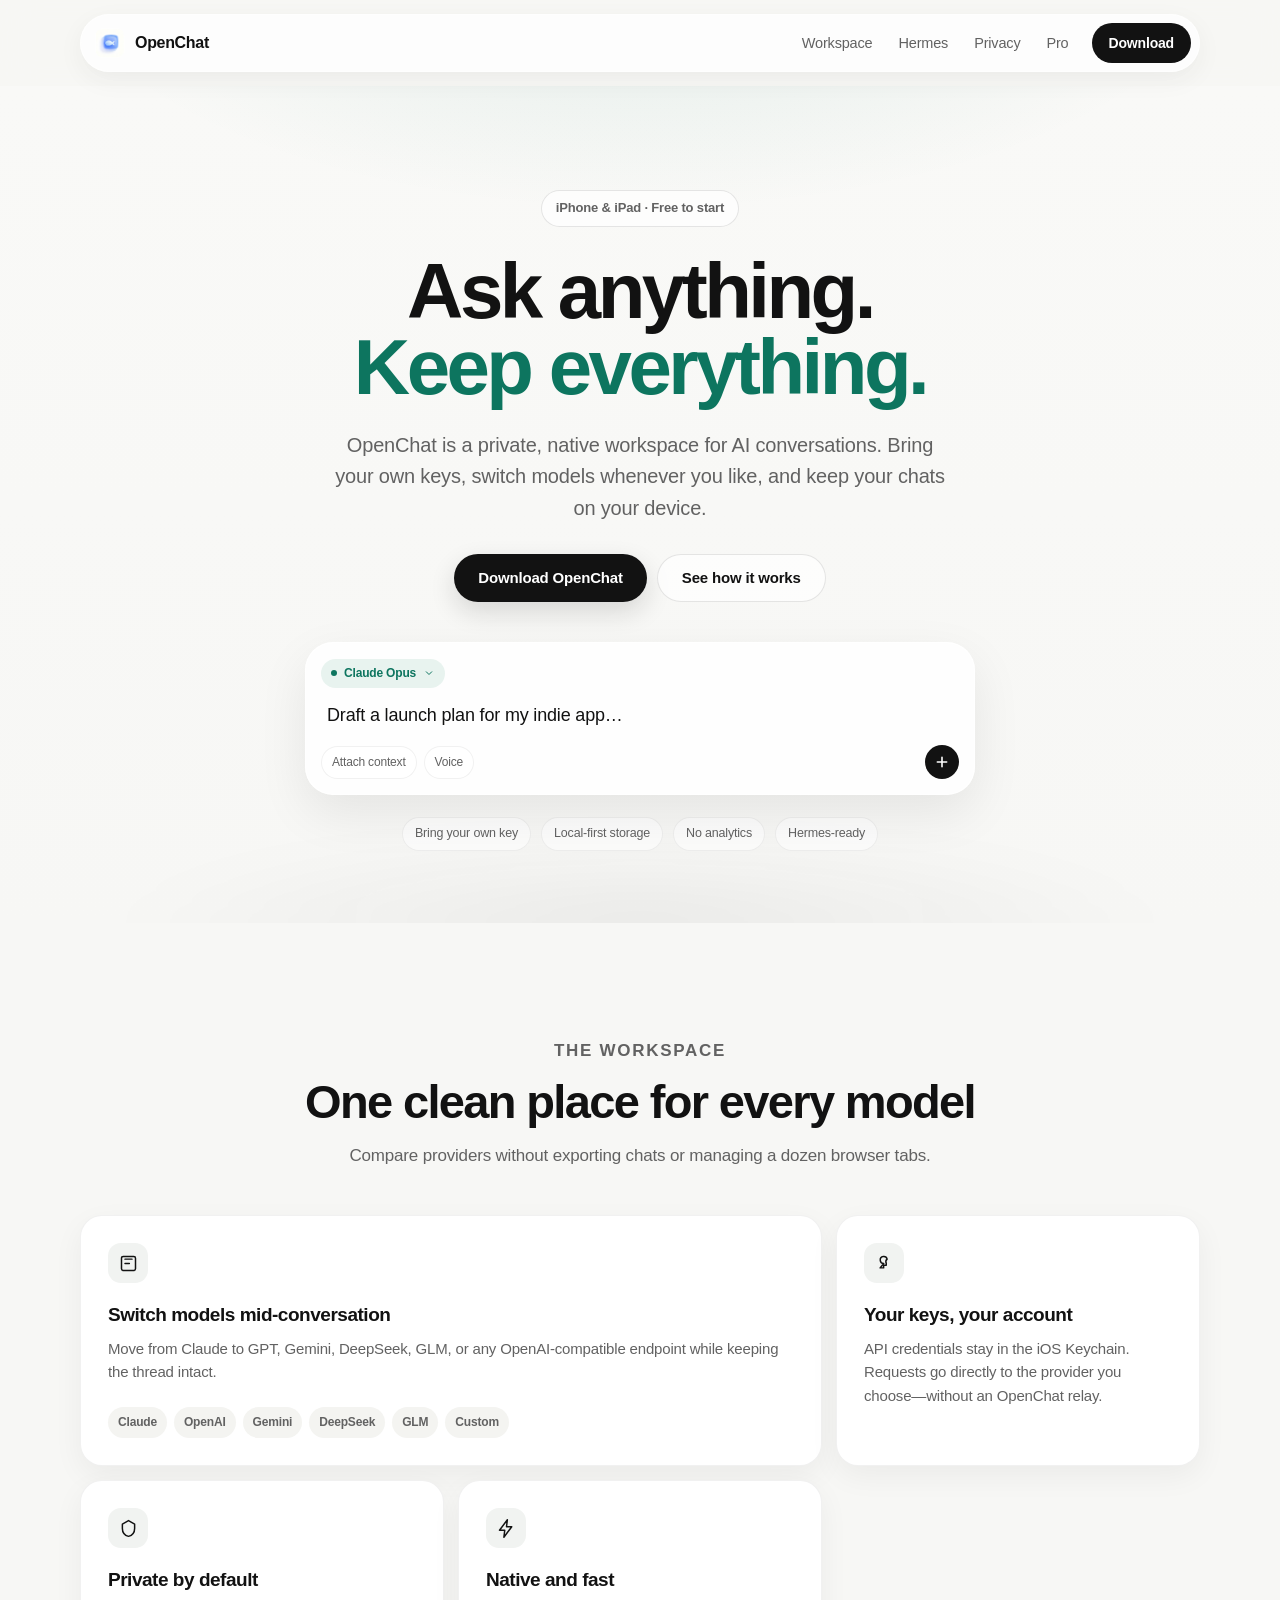
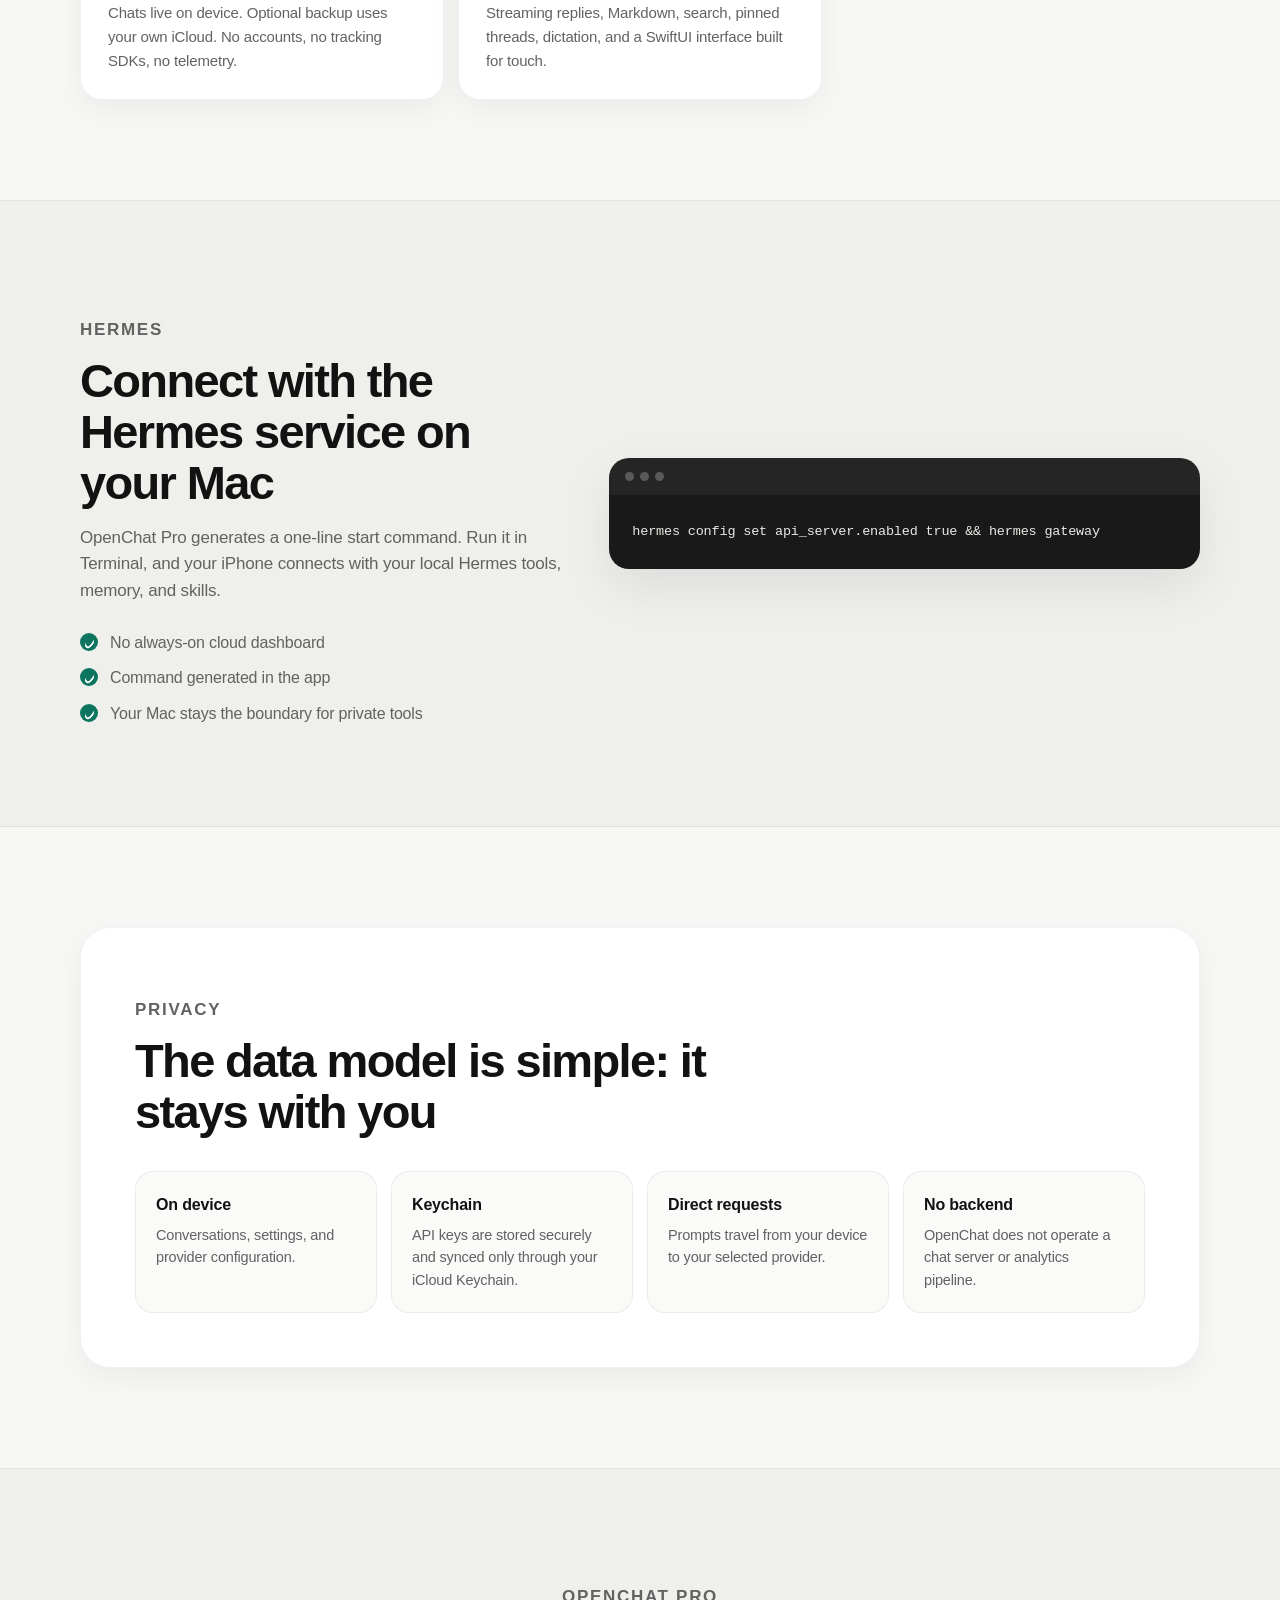
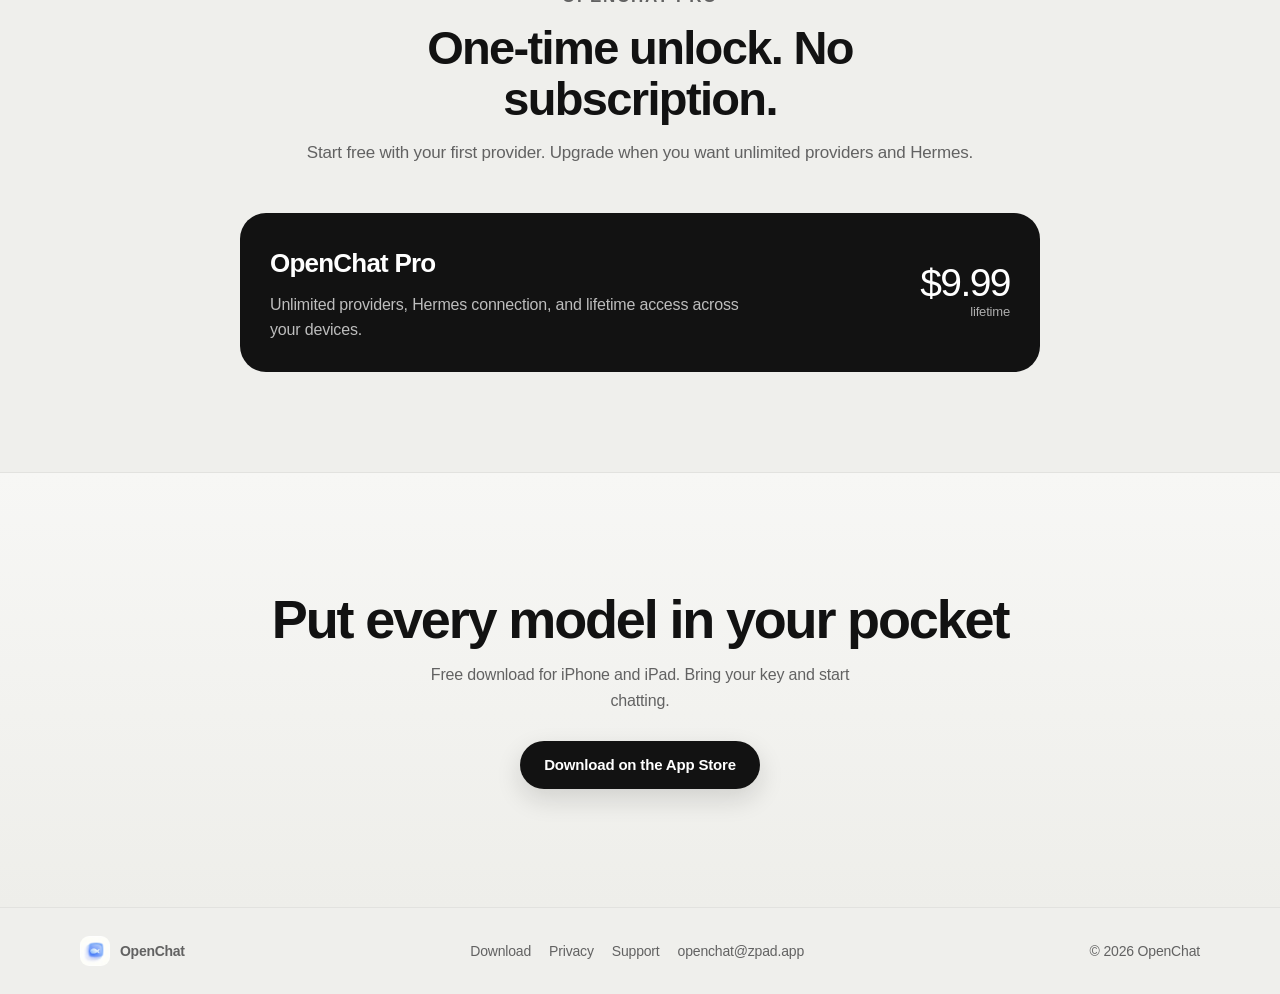
<file: index.html>
<!DOCTYPE html>
<html lang="en">
<head>
  <meta charset="UTF-8">
  <meta name="viewport" content="width=device-width, initial-scale=1.0">
  <title>OpenChat — Private AI chat for every model</title>
  <meta name="description" content="OpenChat is a native AI workspace for iPhone and iPad. Bring your own API keys, switch models, keep chats on device, and connect with your Hermes service.">
  <meta property="og:title" content="OpenChat — Private AI chat for every model">
  <meta property="og:description" content="Bring your own keys. Switch models. Keep every conversation on your device.">
  <meta property="og:image" content="/assets/icon.png">
  <link rel="icon" type="image/png" href="assets/icon.png">
  <link rel="apple-touch-icon" href="assets/icon.png">
  <link rel="stylesheet" href="styles.css">
</head>
<body>
  <header class="nav">
    <div class="nav-inner">
      <a class="brand" href="/">
        <img src="assets/icon.png" alt="OpenChat icon" class="brand-icon">
        <span>OpenChat</span>
      </a>
      <nav aria-label="Primary">
        <a href="#workspace">Workspace</a>
        <a href="#hermes">Hermes</a>
        <a href="#privacy">Privacy</a>
        <a href="#pro">Pro</a>
        <a class="nav-cta" href="download.html">Download</a>
      </nav>
    </div>
  </header>

  <main>
    <section class="hero">
      <div class="hero-inner">
        <p class="hero-eyebrow">iPhone &amp; iPad · Free to start</p>
        <h1>Ask anything.<br><span>Keep everything.</span></h1>
        <p class="hero-copy">
          OpenChat is a private, native workspace for AI conversations. Bring your own keys,
          switch models whenever you like, and keep your chats on your device.
        </p>

        <div class="hero-actions">
          <a class="button button-primary" href="download.html">Download OpenChat</a>
          <a class="button button-ghost" href="#workspace">See how it works</a>
        </div>

        <div class="composer" aria-label="OpenChat conversation example">
          <div class="composer-model">
            <span class="provider-dot"></span>
            Claude Opus
            <svg aria-hidden="true" viewBox="0 0 24 24"><path d="M6 9l6 6 6-6"/></svg>
          </div>
          <p>Draft a launch plan for my indie app…</p>
          <div class="composer-tools">
            <span class="tool-chip">Attach context</span>
            <span class="tool-chip">Voice</span>
            <span class="send-button" aria-hidden="true">
              <svg viewBox="0 0 24 24"><path d="M12 5v14M5 12h14"/></svg>
            </span>
          </div>
        </div>

        <ul class="hero-points">
          <li>Bring your own key</li>
          <li>Local-first storage</li>
          <li>No analytics</li>
          <li>Hermes-ready</li>
        </ul>
      </div>
    </section>

    <section class="section" id="workspace">
      <div class="section-inner">
        <div class="section-head">
          <p class="eyebrow">The workspace</p>
          <h2>One clean place for every model</h2>
          <p>Compare providers without exporting chats or managing a dozen browser tabs.</p>
        </div>

        <div class="feature-grid">
          <article class="feature-card feature-wide">
            <div class="feature-icon">
              <svg viewBox="0 0 24 24" aria-hidden="true"><path d="M8 7h8M8 12h5M6 4h12a2 2 0 012 2v12a2 2 0 01-2 2H6a2 2 0 01-2-2V6a2 2 0 012-2z"/></svg>
            </div>
            <h3>Switch models mid-conversation</h3>
            <p>Move from Claude to GPT, Gemini, DeepSeek, GLM, or any OpenAI-compatible endpoint while keeping the thread intact.</p>
            <div class="model-row" aria-label="Supported provider types">
              <span>Claude</span><span>OpenAI</span><span>Gemini</span><span>DeepSeek</span><span>GLM</span><span>Custom</span>
            </div>
          </article>

          <article class="feature-card">
            <div class="feature-icon">
              <svg viewBox="0 0 24 24" aria-hidden="true"><path d="M15 7a4 4 0 10-3.9 5L7 17v0h4v-3h3v-2.2A4 4 0 0115 7z"/></svg>
            </div>
            <h3>Your keys, your account</h3>
            <p>API credentials stay in the iOS Keychain. Requests go directly to the provider you choose—without an OpenChat relay.</p>
          </article>

          <article class="feature-card">
            <div class="feature-icon">
              <svg viewBox="0 0 24 24" aria-hidden="true"><path d="M12 3l7 4v5c0 4.4-2.9 7.9-7 9-4.1-1.1-7-4.6-7-9V7l7-4z"/></svg>
            </div>
            <h3>Private by default</h3>
            <p>Chats live on device. Optional backup uses your own iCloud. No accounts, no tracking SDKs, no telemetry.</p>
          </article>

          <article class="feature-card">
            <div class="feature-icon">
              <svg viewBox="0 0 24 24" aria-hidden="true"><path d="M13 2L4 14h6l-1 8 9-12h-6l1-8z"/></svg>
            </div>
            <h3>Native and fast</h3>
            <p>Streaming replies, Markdown, search, pinned threads, dictation, and a SwiftUI interface built for touch.</p>
          </article>
        </div>
      </div>
    </section>

    <section class="section section-muted" id="hermes">
      <div class="section-inner split">
        <div class="split-copy">
          <p class="eyebrow">Hermes</p>
          <h2>Connect with the Hermes service on your Mac</h2>
          <p>OpenChat Pro generates a one-line start command. Run it in Terminal, and your iPhone connects with your local Hermes tools, memory, and skills.</p>
          <ul class="check-list">
            <li>No always-on cloud dashboard</li>
            <li>Command generated in the app</li>
            <li>Your Mac stays the boundary for private tools</li>
          </ul>
        </div>
        <div class="terminal" aria-label="Example Hermes start command">
          <div class="terminal-bar"><span></span><span></span><span></span></div>
          <code>hermes config set api_server.enabled true &amp;&amp; hermes gateway</code>
        </div>
      </div>
    </section>

    <section class="section" id="privacy">
      <div class="section-inner privacy-panel">
        <div class="section-head align-left">
          <p class="eyebrow">Privacy</p>
          <h2>The data model is simple: it stays with you</h2>
        </div>
        <div class="privacy-grid">
          <div><strong>On device</strong><p>Conversations, settings, and provider configuration.</p></div>
          <div><strong>Keychain</strong><p>API keys are stored securely and synced only through your iCloud Keychain.</p></div>
          <div><strong>Direct requests</strong><p>Prompts travel from your device to your selected provider.</p></div>
          <div><strong>No backend</strong><p>OpenChat does not operate a chat server or analytics pipeline.</p></div>
        </div>
      </div>
    </section>

    <section class="section section-muted" id="pro">
      <div class="section-inner">
        <div class="section-head">
          <p class="eyebrow">OpenChat Pro</p>
          <h2>One-time unlock. No subscription.</h2>
          <p>Start free with your first provider. Upgrade when you want unlimited providers and Hermes.</p>
        </div>
        <div class="pro-card">
          <div>
            <h3>OpenChat Pro</h3>
            <p>Unlimited providers, Hermes connection, and lifetime access across your devices.</p>
          </div>
          <div class="price"><span>$9.99</span>lifetime</div>
        </div>
      </div>
    </section>

    <section class="final-cta">
      <div>
        <h2>Put every model in your pocket</h2>
        <p>Free download for iPhone and iPad. Bring your key and start chatting.</p>
        <a class="button button-primary" href="download.html">Download on the App Store</a>
      </div>
    </section>
  </main>

  <footer class="footer">
    <div class="footer-inner">
      <a class="brand" href="/">
        <img src="assets/icon.png" alt="" class="brand-icon">
        <span>OpenChat</span>
      </a>
      <nav aria-label="Footer">
        <a href="download.html">Download</a>
        <a href="privacy.html">Privacy</a>
        <a href="support.html">Support</a>
        <a href="mailto:openchat@zpad.app">openchat@zpad.app</a>
      </nav>
      <span>© 2026 OpenChat</span>
    </div>
  </footer>
</body>
</html>
</file>
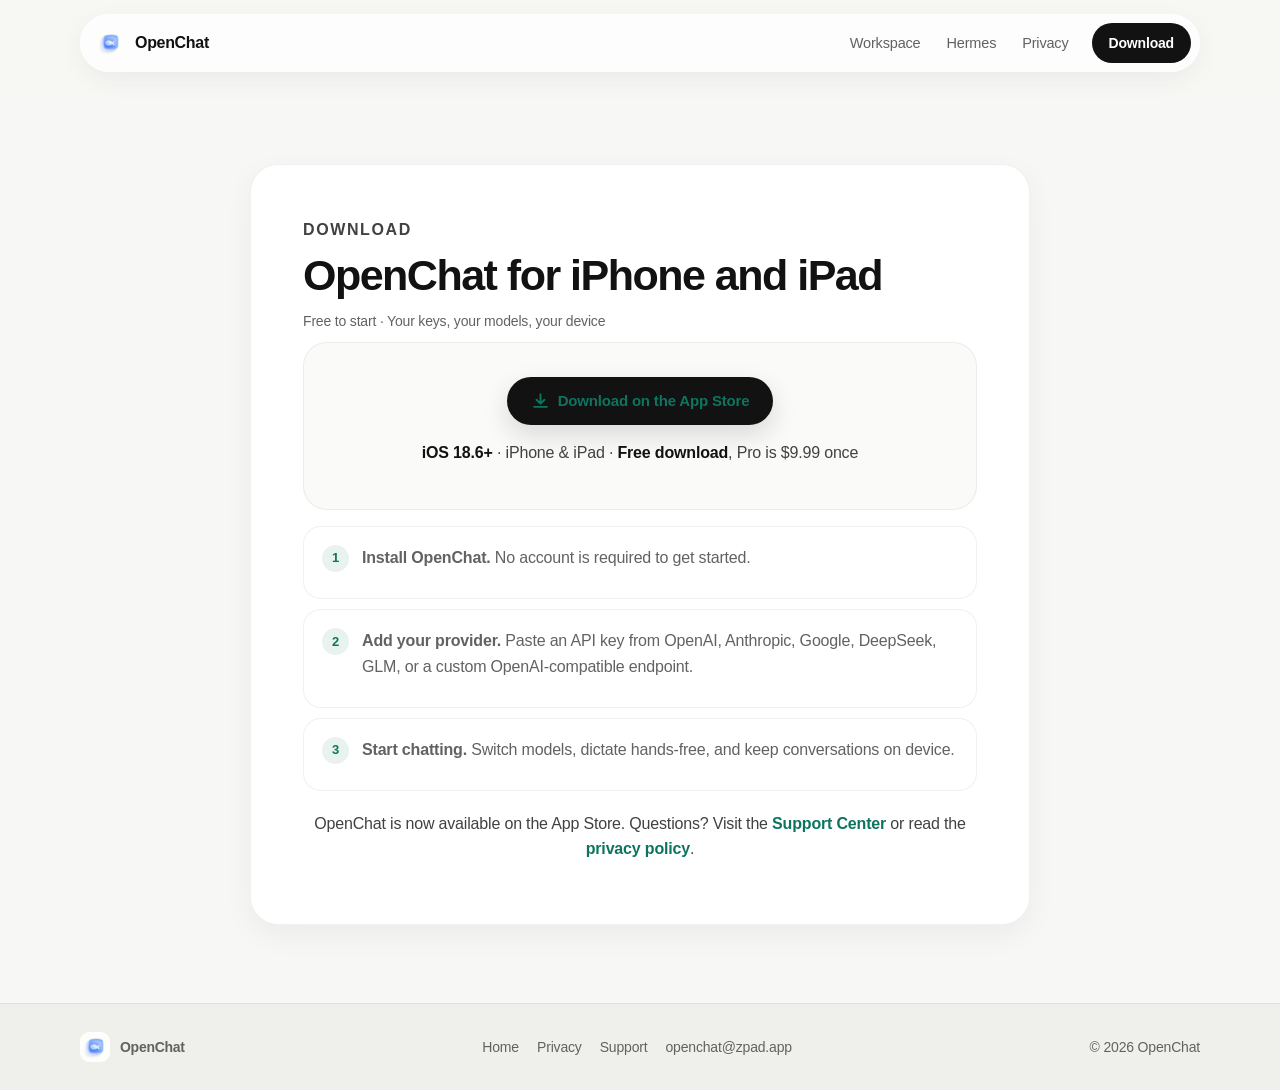
<file: download.html>
<!DOCTYPE html>
<html lang="en">
<head>
  <meta charset="UTF-8">
  <meta name="viewport" content="width=device-width, initial-scale=1.0">
  <title>Download OpenChat — Private AI chat for iPhone and iPad</title>
  <meta name="description" content="Download OpenChat for iPhone and iPad. Start free with your own provider key; OpenChat Pro is an optional $9.99 lifetime unlock.">
  <link rel="icon" type="image/png" href="assets/icon.png">
  <link rel="apple-touch-icon" href="assets/icon.png">
  <link rel="stylesheet" href="styles.css">
</head>
<body>
  <header class="nav">
    <div class="nav-inner">
      <a class="brand" href="/">
        <img src="assets/icon.png" alt="OpenChat icon" class="brand-icon">
        <span>OpenChat</span>
      </a>
      <nav aria-label="Primary">
        <a href="index.html#workspace">Workspace</a>
        <a href="index.html#hermes">Hermes</a>
        <a href="index.html#privacy">Privacy</a>
        <a class="nav-cta" href="download.html">Download</a>
      </nav>
    </div>
  </header>

  <main class="legal">
    <div class="legal-inner">
      <p class="eyebrow">Download</p>
      <h1>OpenChat for iPhone and iPad</h1>
      <p class="meta">Free to start · Your keys, your models, your device</p>

      <div class="dl-card">
        <a class="button button-primary" href="https://apps.apple.com/us/app/openchat-pro/id6813100017">
          <svg aria-hidden="true" fill="none" stroke="currentColor" viewBox="0 0 24 24" width="19" height="19"><path stroke-linecap="round" stroke-linejoin="round" stroke-width="2.4" d="M12 4v12m0 0l-5-5m5 5l5-5M4 20h16"/></svg>
          Download on the App Store
        </a>
        <p class="dl-meta" style="margin-top:15px;"><strong>iOS 18.6+</strong> · iPhone &amp; iPad · <strong>Free download</strong>, Pro is $9.99 once</p>
      </div>

      <div class="dl-steps">
        <div class="dl-step"><span class="dl-step-n">1</span><p><strong>Install OpenChat.</strong> No account is required to get started.</p></div>
        <div class="dl-step"><span class="dl-step-n">2</span><p><strong>Add your provider.</strong> Paste an API key from OpenAI, Anthropic, Google, DeepSeek, GLM, or a custom OpenAI-compatible endpoint.</p></div>
        <div class="dl-step"><span class="dl-step-n">3</span><p><strong>Start chatting.</strong> Switch models, dictate hands-free, and keep conversations on device.</p></div>
      </div>

      <p class="dl-note">OpenChat is now available on the App Store. Questions? Visit the <a href="support.html">Support Center</a> or read the <a href="privacy.html">privacy policy</a>.</p>
    </div>
  </main>

  <footer class="footer">
    <div class="footer-inner">
      <a class="brand" href="/"><img src="assets/icon.png" alt="" class="brand-icon"><span>OpenChat</span></a>
      <nav aria-label="Footer"><a href="index.html">Home</a><a href="privacy.html">Privacy</a><a href="support.html">Support</a><a href="mailto:openchat@zpad.app">openchat@zpad.app</a></nav>
      <span>© 2026 OpenChat</span>
    </div>
  </footer>
</body>
</html>
</file>
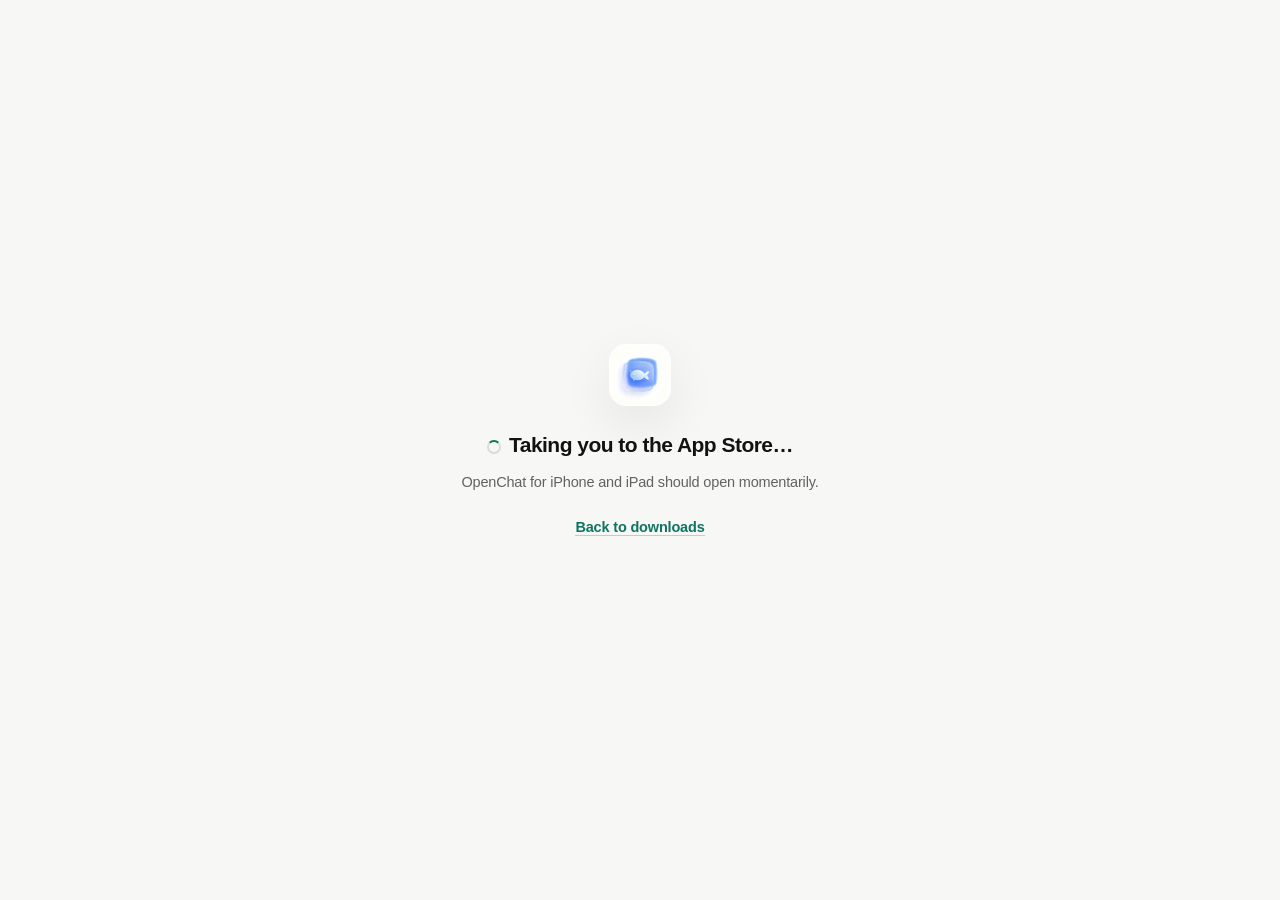
<file: get.html>
<!DOCTYPE html>
<html lang="en">
<head>
  <meta charset="UTF-8" />
  <meta name="viewport" content="width=device-width, initial-scale=1.0" />
  <meta name="robots" content="noindex" />
  <title>Opening OpenChat on the App Store…</title>
  <link rel="canonical" href="https://openchat.zpad.app/get.html" />
  <link rel="icon" type="image/png" href="assets/icon.png">
  <link rel="stylesheet" href="styles.css">
</head>
<body>
  <main class="get-wrap">
    <div class="get-card">
      <img src="assets/icon.png" alt="OpenChat icon" class="get-icon">
      <h1><span class="spin"></span><span id="title">Taking you to the App Store…</span></h1>
      <p id="subtitle">OpenChat for iPhone and iPad should open momentarily.</p>
      <noscript><p><a id="nslink" href="https://apps.apple.com/us/app/openchat-pro/id6813100017">Click here if nothing happens</a></p></noscript>
      <p style="margin-top:22px;"><a href="download.html">Back to downloads</a></p>
    </div>
  </main>

  <script>
    const APPSTORE_URL = "https://apps.apple.com/us/app/openchat-pro/id6813100017";

    (function () {
      const title = document.getElementById("title");
      const subtitle = document.getElementById("subtitle");
      const nslink = document.getElementById("nslink");

      nslink.href = APPSTORE_URL;
      setTimeout(() => window.location.href = APPSTORE_URL, 1200);
      setTimeout(() => subtitle.innerHTML = 'Nothing happening? <a href="' + APPSTORE_URL + '">Retry</a>', 4000);
    })();
  </script>
</body>
</html>
</file>
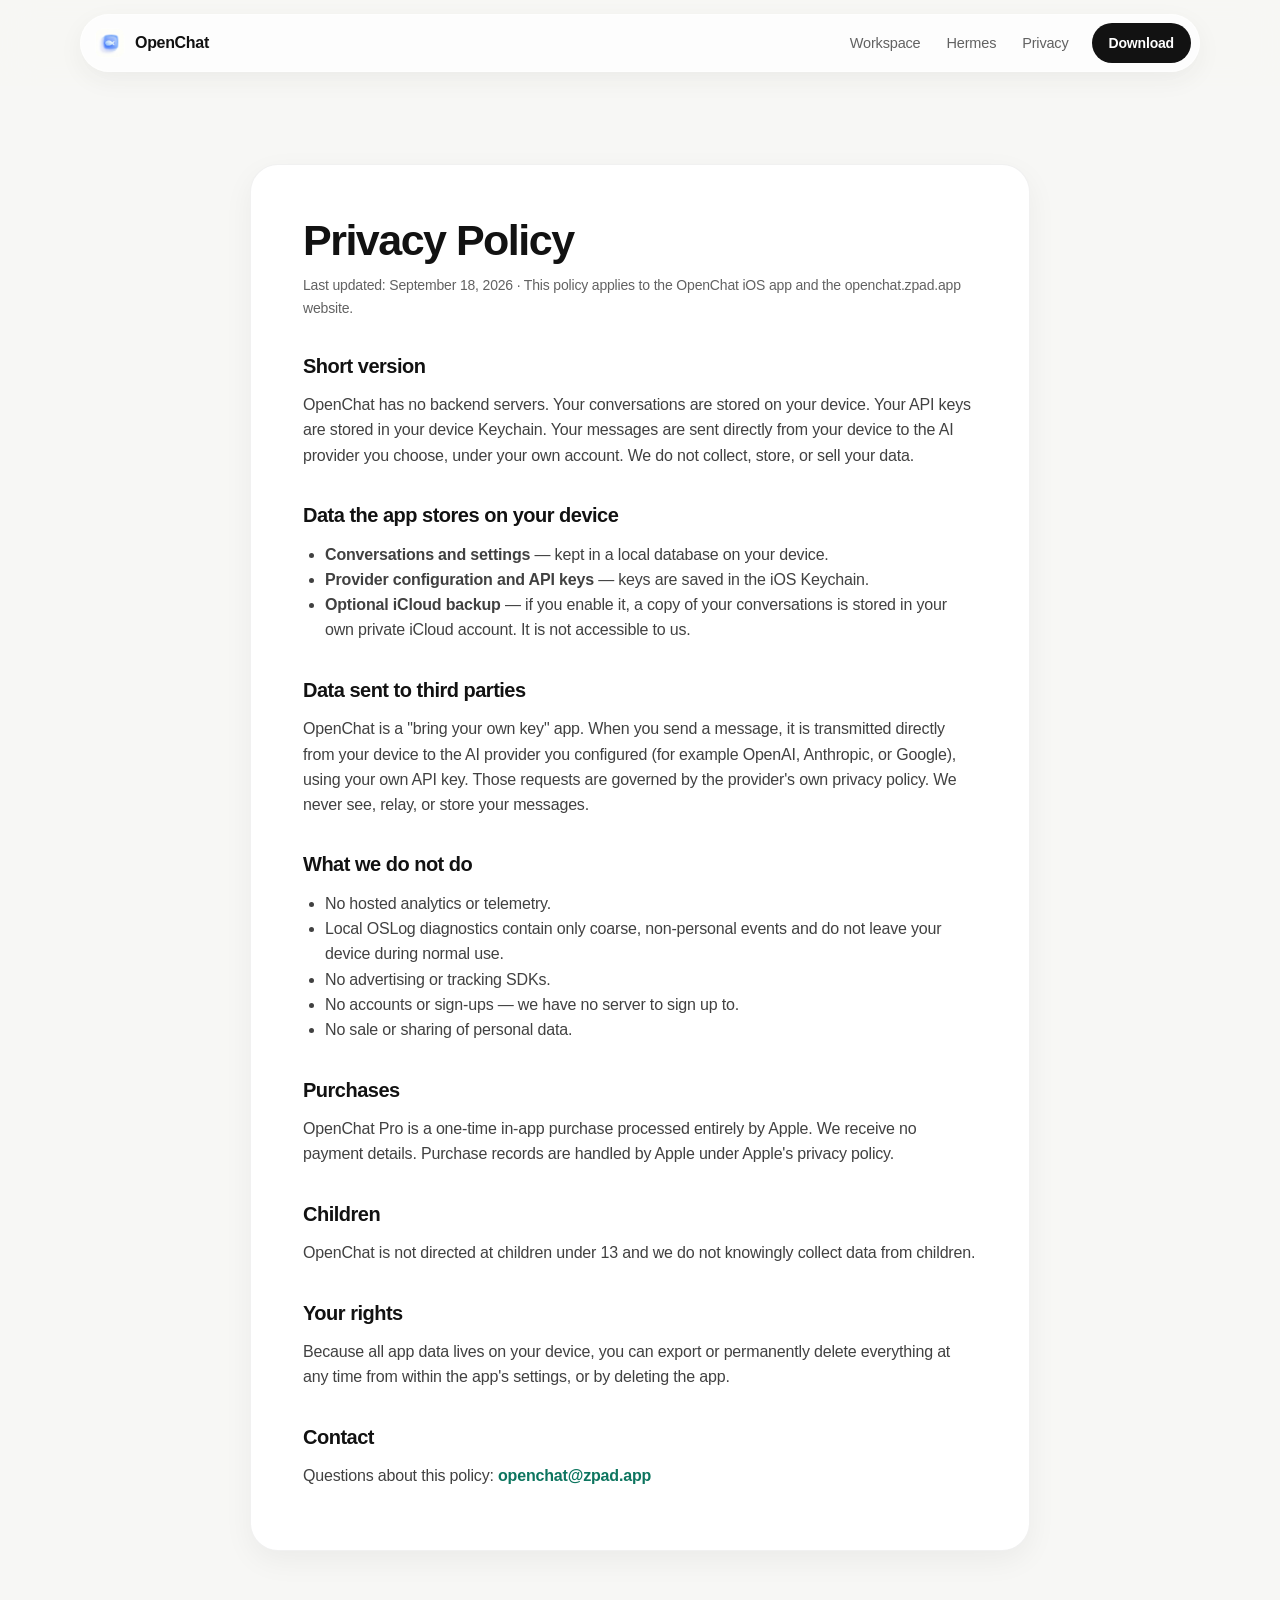
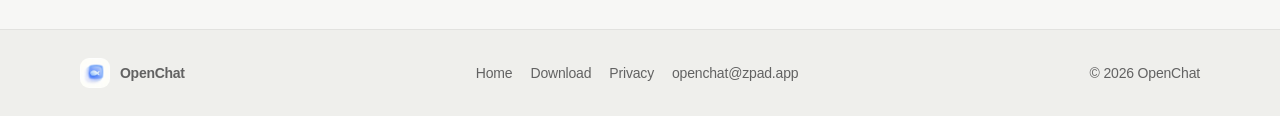
<file: privacy.html>
<!DOCTYPE html>
<html lang="en">
<head>
  <meta charset="UTF-8">
  <meta name="viewport" content="width=device-width, initial-scale=1.0">
  <title>Privacy Policy — OpenChat</title>
  <meta name="description" content="OpenChat privacy policy: your conversations stay on your device, your API keys stay in your Keychain, and OpenChat collects no analytics.">
  <link rel="icon" type="image/png" href="assets/icon.png">
  <link rel="stylesheet" href="styles.css">
</head>
<body>
  <header class="nav">
    <div class="nav-inner">
      <a class="brand" href="/">
        <img src="assets/icon.png" alt="OpenChat icon" class="brand-icon">
        <span>OpenChat</span>
      </a>
      <nav aria-label="Primary">
        <a href="index.html#workspace">Workspace</a>
        <a href="index.html#hermes">Hermes</a>
        <a href="index.html#privacy">Privacy</a>
        <a class="nav-cta" href="download.html">Download</a>
      </nav>
    </div>
  </header>

  <main class="legal">
    <div class="legal-inner">
      <h1>Privacy Policy</h1>
      <p class="meta">Last updated: September 18, 2026 · This policy applies to the OpenChat iOS app and the openchat.zpad.app website.</p>

      <h2>Short version</h2>
      <p>OpenChat has no backend servers. Your conversations are stored on your device. Your API keys are stored in your device Keychain. Your messages are sent directly from your device to the AI provider you choose, under your own account. We do not collect, store, or sell your data.</p>

      <h2>Data the app stores on your device</h2>
      <ul>
        <li><strong>Conversations and settings</strong> — kept in a local database on your device.</li>
        <li><strong>Provider configuration and API keys</strong> — keys are saved in the iOS Keychain.</li>
        <li><strong>Optional iCloud backup</strong> — if you enable it, a copy of your conversations is stored in your own private iCloud account. It is not accessible to us.</li>
      </ul>

      <h2>Data sent to third parties</h2>
      <p>OpenChat is a "bring your own key" app. When you send a message, it is transmitted directly from your device to the AI provider you configured (for example OpenAI, Anthropic, or Google), using your own API key. Those requests are governed by the provider's own privacy policy. We never see, relay, or store your messages.</p>

      <h2>What we do not do</h2>
      <ul>
        <li>No hosted analytics or telemetry.</li>
        <li>Local OSLog diagnostics contain only coarse, non-personal events and do not leave your device during normal use.</li>
        <li>No advertising or tracking SDKs.</li>
        <li>No accounts or sign-ups — we have no server to sign up to.</li>
        <li>No sale or sharing of personal data.</li>
      </ul>

      <h2>Purchases</h2>
      <p>OpenChat Pro is a one-time in-app purchase processed entirely by Apple. We receive no payment details. Purchase records are handled by Apple under Apple's privacy policy.</p>

      <h2>Children</h2>
      <p>OpenChat is not directed at children under 13 and we do not knowingly collect data from children.</p>

      <h2>Your rights</h2>
      <p>Because all app data lives on your device, you can export or permanently delete everything at any time from within the app's settings, or by deleting the app.</p>

      <h2>Contact</h2>
      <p>Questions about this policy: <a href="mailto:openchat@zpad.app">openchat@zpad.app</a></p>
    </div>
  </main>

  <footer class="footer">
    <div class="footer-inner">
      <a class="brand" href="/"><img src="assets/icon.png" alt="" class="brand-icon"><span>OpenChat</span></a>
      <nav aria-label="Footer"><a href="index.html">Home</a><a href="download.html">Download</a><a href="privacy.html">Privacy</a><a href="mailto:openchat@zpad.app">openchat@zpad.app</a></nav>
      <span>© 2026 OpenChat</span>
    </div>
  </footer>
</body>
</html>
</file>
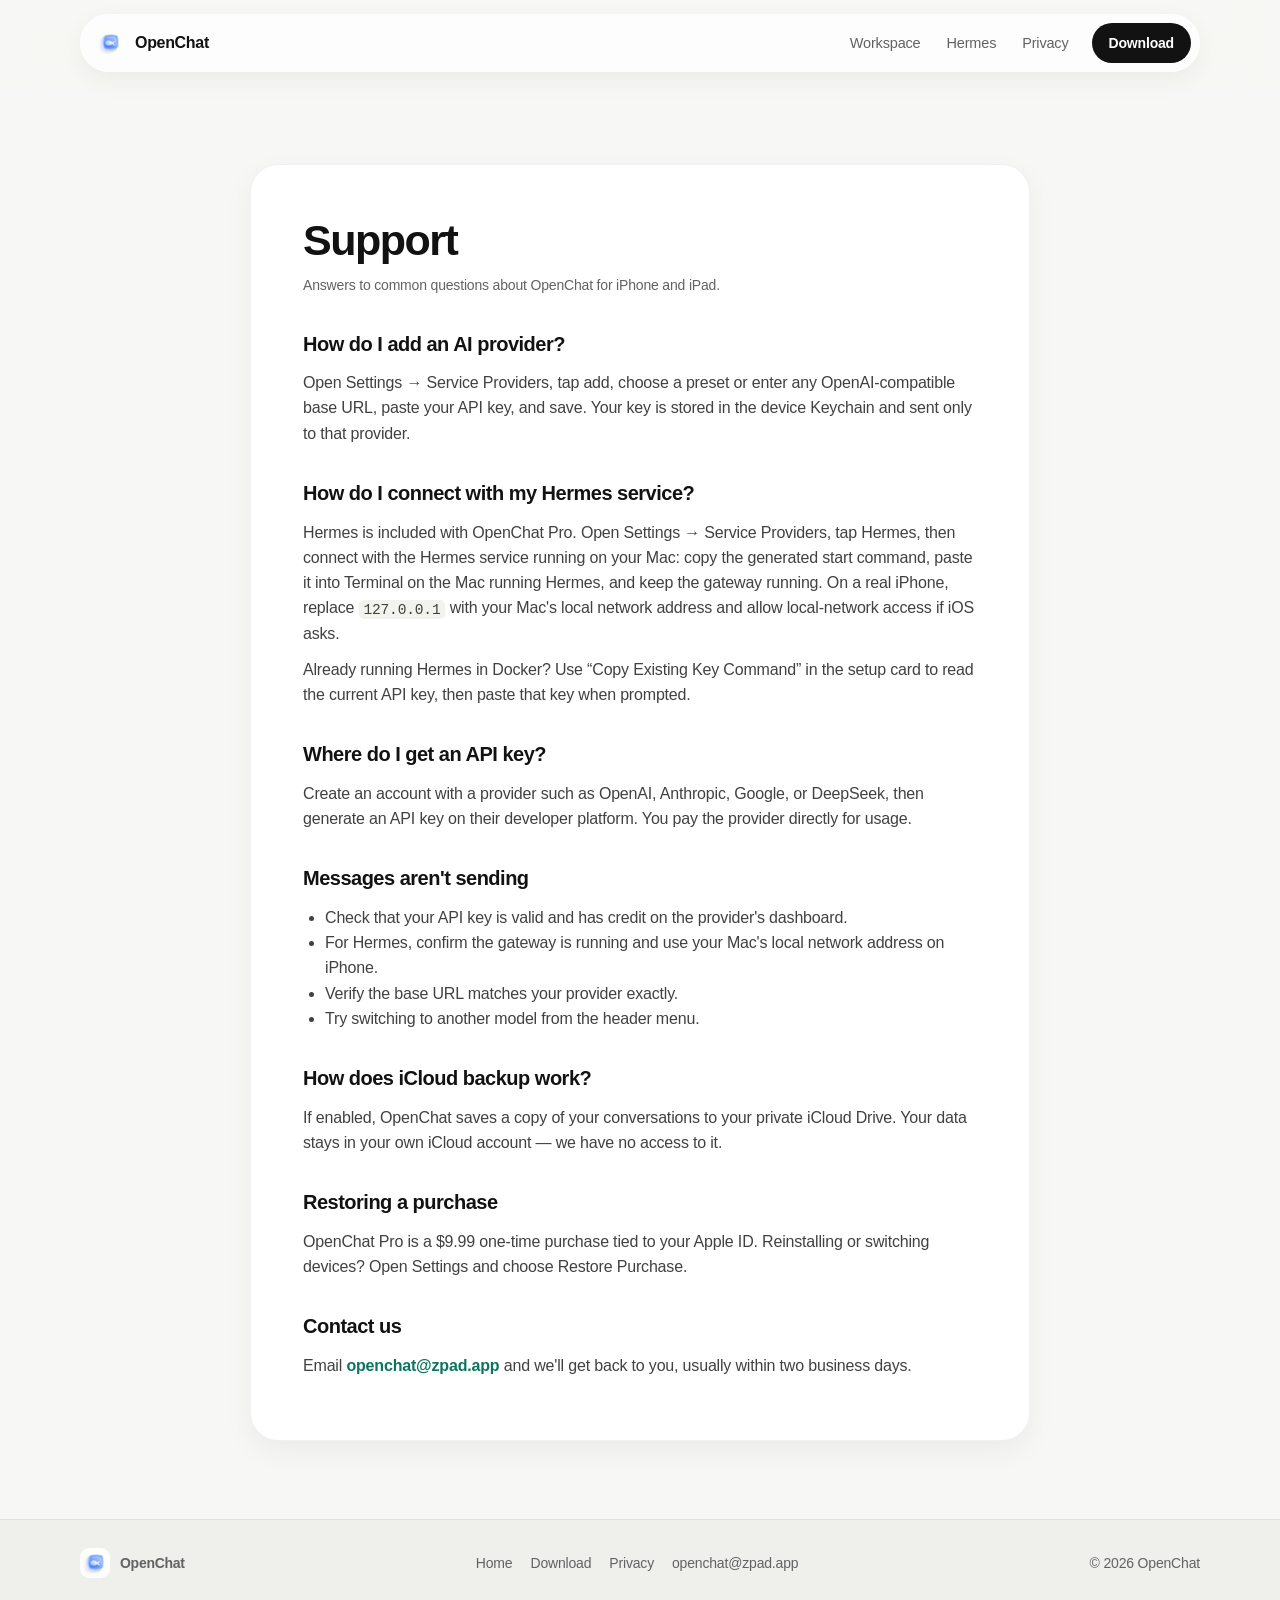
<file: support.html>
<!DOCTYPE html>
<html lang="en">
<head>
  <meta charset="UTF-8">
  <meta name="viewport" content="width=device-width, initial-scale=1.0">
  <title>Support — OpenChat</title>
  <meta name="description" content="Get help with OpenChat: setting up providers, Hermes service, API keys, iCloud backup, purchases, and how to contact support.">
  <link rel="icon" type="image/png" href="assets/icon.png">
  <link rel="stylesheet" href="styles.css">
</head>
<body>
  <header class="nav">
    <div class="nav-inner">
      <a class="brand" href="/">
        <img src="assets/icon.png" alt="OpenChat icon" class="brand-icon">
        <span>OpenChat</span>
      </a>
      <nav aria-label="Primary">
        <a href="index.html#workspace">Workspace</a>
        <a href="index.html#hermes">Hermes</a>
        <a href="privacy.html">Privacy</a>
        <a class="nav-cta" href="download.html">Download</a>
      </nav>
    </div>
  </header>

  <main class="legal">
    <div class="legal-inner">
      <h1>Support</h1>
      <p class="meta">Answers to common questions about OpenChat for iPhone and iPad.</p>

      <h2>How do I add an AI provider?</h2>
      <p>Open Settings → Service Providers, tap add, choose a preset or enter any OpenAI-compatible base URL, paste your API key, and save. Your key is stored in the device Keychain and sent only to that provider.</p>

      <h2>How do I connect with my Hermes service?</h2>
      <p>Hermes is included with OpenChat Pro. Open Settings → Service Providers, tap Hermes, then connect with the Hermes service running on your Mac: copy the generated start command, paste it into Terminal on the Mac running Hermes, and keep the gateway running. On a real iPhone, replace <code>127.0.0.1</code> with your Mac's local network address and allow local-network access if iOS asks.</p>
      <p>Already running Hermes in Docker? Use “Copy Existing Key Command” in the setup card to read the current API key, then paste that key when prompted.</p>

      <h2>Where do I get an API key?</h2>
      <p>Create an account with a provider such as OpenAI, Anthropic, Google, or DeepSeek, then generate an API key on their developer platform. You pay the provider directly for usage.</p>

      <h2>Messages aren't sending</h2>
      <ul>
        <li>Check that your API key is valid and has credit on the provider's dashboard.</li>
        <li>For Hermes, confirm the gateway is running and use your Mac's local network address on iPhone.</li>
        <li>Verify the base URL matches your provider exactly.</li>
        <li>Try switching to another model from the header menu.</li>
      </ul>

      <h2>How does iCloud backup work?</h2>
      <p>If enabled, OpenChat saves a copy of your conversations to your private iCloud Drive. Your data stays in your own iCloud account — we have no access to it.</p>

      <h2>Restoring a purchase</h2>
      <p>OpenChat Pro is a $9.99 one-time purchase tied to your Apple ID. Reinstalling or switching devices? Open Settings and choose Restore Purchase.</p>

      <h2>Contact us</h2>
      <p>Email <a href="mailto:openchat@zpad.app">openchat@zpad.app</a> and we'll get back to you, usually within two business days.</p>
    </div>
  </main>

  <footer class="footer">
    <div class="footer-inner">
      <a class="brand" href="/"><img src="assets/icon.png" alt="" class="brand-icon"><span>OpenChat</span></a>
      <nav aria-label="Footer"><a href="index.html">Home</a><a href="download.html">Download</a><a href="privacy.html">Privacy</a><a href="mailto:openchat@zpad.app">openchat@zpad.app</a></nav>
      <span>© 2026 OpenChat</span>
    </div>
  </footer>
</body>
</html>
</file>
<file: styles.css>
:root {
  --paper: #f7f7f5;
  --surface: #ffffff;
  --surface-soft: #fbfbfa;
  --ink: #121212;
  --muted: #626262;
  --line: rgba(18, 18, 18, .10);
  --line-soft: rgba(18, 18, 18, .06);
  --accent: #0d755f;
  --accent-soft: #e8f3ef;
  --shadow: 0 18px 50px rgba(18, 18, 18, .08);
  --shadow-soft: 0 10px 30px rgba(18, 18, 18, .05);
  --radius: 22px;
  --max: 1120px;
}

* { box-sizing: border-box; margin: 0; padding: 0; }
html { scroll-behavior: smooth; scroll-padding-top: 96px; }

body {
  background: var(--paper);
  color: var(--ink);
  font-family: ui-sans-serif, -apple-system, BlinkMacSystemFont, "SF Pro Text", "Segoe UI", sans-serif;
  line-height: 1.58;
  letter-spacing: -0.011em;
  -webkit-font-smoothing: antialiased;
  text-rendering: optimizeLegibility;
}

img { display: block; max-width: 100%; }
a { color: inherit; text-decoration: none; }
::selection { background: #d8ebe5; color: var(--ink); }

/* Navigation */
.nav {
  position: sticky;
  top: 0;
  z-index: 100;
  padding: 14px 20px;
  background: rgba(247, 247, 245, .82);
  backdrop-filter: blur(18px) saturate(150%);
}
.nav-inner {
  max-width: var(--max);
  margin: 0 auto;
  display: flex;
  align-items: center;
  justify-content: space-between;
  gap: 20px;
  padding: 8px 8px 8px 14px;
  background: rgba(255,255,255,.72);
  border: 1px solid rgba(255,255,255,.75);
  border-radius: 999px;
  box-shadow: 0 8px 26px rgba(18,18,18,.05);
}
.brand { display: inline-flex; align-items: center; gap: 10px; font-weight: 650; letter-spacing:-.02em; }
.brand-icon { width: 30px; height: 30px; border-radius: 9px; }
.nav nav { display: flex; align-items: center; gap: 4px; }
.nav nav a:not(.nav-cta) { padding: 8px 11px; border-radius: 999px; color: var(--muted); font-size: 14.5px; font-weight: 500; }
.nav nav a:not(.nav-cta):hover { color: var(--ink); background: rgba(18,18,18,.04); }
.nav-cta { margin-left: 8px; padding: 9px 17px; border-radius: 999px; background: var(--ink); color: #fff; font-size: 14px; font-weight: 600; }
.nav-cta:hover { background: #333; }

/* Hero */
.hero {
  position: relative;
  overflow: hidden;
  padding: clamp(56px, 9vw, 104px) 20px 72px;
  background:
    radial-gradient(900px 420px at 50% -160px, rgba(13,117,95,.11), transparent 68%),
    linear-gradient(180deg, #f9f9f7 0%, var(--paper) 100%);
}
.hero::after {
  content: "";
  position: absolute;
  inset: auto 8% -90px;
  height: 180px;
  background: radial-gradient(closest-side, rgba(18,18,18,.06), transparent);
  filter: blur(24px);
}
.hero-inner { max-width: 780px; margin: 0 auto; text-align: center; position: relative; z-index: 1; }
.hero-eyebrow {
  display: inline-flex;
  align-items: center;
  padding: 7px 14px;
  border: 1px solid var(--line);
  border-radius: 999px;
  background: rgba(255,255,255,.68);
  color: var(--muted);
  font-size: 13px;
  font-weight: 600;
}
.hero h1 {
  margin-top: 26px;
  font-size: clamp(46px, 8vw, 78px);
  line-height: .98;
  letter-spacing: -.045em;
  font-weight: 640;
}
.hero h1 span { color: var(--accent); }
.hero-copy { max-width: 620px; margin: 24px auto 0; color: var(--muted); font-size: clamp(17px,2.3vw,20px); }
.hero-actions { display: flex; justify-content: center; flex-wrap: wrap; gap: 10px; margin-top: 30px; }

.button {
  display: inline-flex;
  align-items: center;
  justify-content: center;
  gap: 8px;
  min-height: 48px;
  padding: 11px 24px;
  border-radius: 999px;
  font-size: 15px;
  font-weight: 620;
  transition: transform .18s ease, background .18s ease, border-color .18s ease, box-shadow .18s ease;
}
.button-primary { background: var(--ink); color: #fff; box-shadow: 0 10px 26px rgba(18,18,18,.14); }
.button-primary:hover { transform: translateY(-1px); background: #2a2a2a; }
.button-ghost { border: 1px solid var(--line); background: rgba(255,255,255,.65); color: var(--ink); }
.button-ghost:hover { transform: translateY(-1px); border-color: rgba(18,18,18,.22); }

/* Fake composer */
.composer {
  max-width: 670px;
  margin: 40px auto 0;
  padding: 15px;
  background: rgba(255,255,255,.86);
  border: 1px solid rgba(255,255,255,.9);
  border-radius: 28px;
  box-shadow: var(--shadow);
  text-align: left;
  backdrop-filter: blur(18px);
}
.composer-model {
  display: inline-flex;
  align-items: center;
  gap: 7px;
  padding: 5px 10px;
  border-radius: 999px;
  background: var(--accent-soft);
  color: var(--accent);
  font-size: 12px;
  font-weight: 650;
}
.composer-model svg { width: 12px; height: 12px; fill: none; stroke: currentColor; stroke-width: 2; }
.provider-dot { width: 6px; height: 6px; border-radius: 50%; background: currentColor; }
.composer > p { margin: 13px 6px 16px; color: var(--ink); font-size: 18px; }
.composer-tools { display: flex; align-items: center; gap: 7px; }
.tool-chip { padding: 6px 10px; border-radius: 999px; border: 1px solid var(--line-soft); background: #fff; color: var(--muted); font-size: 12px; }
.send-button { margin-left: auto; width: 34px; height: 34px; display: grid; place-items: center; border-radius: 50%; background: var(--ink); color: #fff; }
.send-button svg { width: 16px; height: 16px; fill: none; stroke: currentColor; stroke-width: 2.4; stroke-linecap: round; }

.hero-points { display: flex; justify-content: center; flex-wrap: wrap; gap: 8px 10px; margin: 22px 0 0; list-style: none; }
.hero-points li { padding: 6px 12px; border-radius: 999px; background: rgba(255,255,255,.6); border: 1px solid var(--line-soft); color: var(--muted); font-size: 12.5px; }

/* Shared sections */
.section { padding: clamp(62px, 8vw, 100px) 20px; }
.section-muted { background: #efefec; border-top: 1px solid var(--line-soft); border-bottom: 1px solid var(--line-soft); }
.section-inner { max-width: var(--max); margin: 0 auto; }
.section-head { max-width: 690px; margin: 0 auto 46px; text-align: center; }
.section-head.align-left { margin: 0; text-align: left; }
.eyebrow { color: var(--accent); font-size: 12px; font-weight: 750; letter-spacing: .10em; text-transform: uppercase; }
.section h2 { margin-top: 12px; font-size: clamp(31px,4.7vw,47px); line-height: 1.08; letter-spacing: -.035em; font-weight: 640; }
.section-head p { margin-top: 15px; color: var(--muted); font-size: 17px; }

/* Features */
.feature-grid { display: grid; grid-template-columns: repeat(3, minmax(0,1fr)); gap: 14px; }
.feature-card {
  background: var(--surface);
  border: 1px solid var(--line-soft);
  border-radius: var(--radius);
  padding: 27px;
  box-shadow: var(--shadow-soft);
  transition: transform .2s ease, box-shadow .2s ease;
}
.feature-card:hover { transform: translateY(-3px); box-shadow: var(--shadow); }
.feature-wide { grid-column: span 2; }
.feature-icon { width: 40px; height: 40px; display: grid; place-items: center; border-radius: 13px; background: #f1f3f1; margin-bottom: 20px; }
.feature-icon svg { width: 21px; height: 21px; fill: none; stroke: var(--ink); stroke-width: 1.7; stroke-linecap: round; stroke-linejoin: round; }
.feature-card h3 { font-size: 19px; line-height: 1.28; letter-spacing: -.025em; }
.feature-card p { margin-top: 9px; color: var(--muted); font-size: 15px; }
.model-row { display: flex; flex-wrap: wrap; gap: 7px; margin-top: 23px; }
.model-row span { padding: 6px 10px; border-radius: 999px; background: #f4f4f1; color: var(--muted); font-size: 12px; font-weight: 600; }

/* Split / terminal */
.split { display: grid; grid-template-columns: .9fr 1.1fr; align-items: center; gap: 46px; }
.split-copy p { color: var(--muted); margin-top: 16px; font-size: 17px; }
.check-list { list-style: none; margin-top: 25px; display: grid; gap: 10px; }
.check-list li { position: relative; padding-left: 30px; color: var(--muted); }
.check-list li::before, .check-list li::after { position: absolute; left: 0; top: 3px; width: 18px; height: 18px; border-radius: 50%; }
.check-list li::before { content: ""; background: var(--accent); }
.check-list li::after { content: ""; left: 6px; top: 8px; width: 5px; height: 9px; border: solid #fff; border-width: 0 2px 2px 0; transform: rotate(42deg); }
.terminal { background: #191919; border-radius: 20px; box-shadow: var(--shadow); overflow: hidden; color: #f0f0ee; }
.terminal-bar { display: flex; gap: 6px; padding: 14px 16px; background: rgba(255,255,255,.05); }
.terminal-bar span { width: 9px; height: 9px; border-radius: 50%; background: rgba(255,255,255,.24); }
.terminal code { display: block; padding: 25px 23px; font-family: ui-monospace, SFMono-Regular, Menlo, monospace; font-size: 13.5px; line-height: 1.75; color: #e8e8e4; overflow-wrap: anywhere; }

/* Privacy */
.privacy-panel { background: var(--surface); border: 1px solid var(--line-soft); border-radius: 30px; padding: clamp(30px,5vw,54px); box-shadow: var(--shadow-soft); }
.privacy-grid { display: grid; grid-template-columns: repeat(4,1fr); gap: 14px; margin-top: 34px; }
.privacy-grid > div { background: #fafaf8; border: 1px solid var(--line-soft); border-radius: 18px; padding: 20px; }
.privacy-grid strong { display: block; margin-bottom: 6px; }
.privacy-grid p { color: var(--muted); font-size: 14.5px; }

/* Pro */
.pro-card {
  display: grid;
  grid-template-columns: 1.4fr .6fr;
  align-items: center;
  gap: 26px;
  max-width: 800px;
  margin: 0 auto;
  padding: 30px;
  background: var(--ink);
  color: #fff;
  border-radius: 26px;
}
.pro-card h3 { font-size: 26px; letter-spacing: -.03em; }
.pro-card p { margin-top: 8px; color: rgba(255,255,255,.72); }
.price { justify-self: end; text-align: right; color: rgba(255,255,255,.66); font-size: 13px; }
.price span { display: block; color: #fff; font-size: 39px; line-height: 1; letter-spacing: -.04em; }

/* Final CTA */
.final-cta { padding: clamp(74px,10vw,118px) 20px; text-align: center; background: linear-gradient(180deg,var(--paper),#eeeeea); }
.final-cta h2 { font-size: clamp(34px,5.5vw,54px); line-height: 1.04; letter-spacing: -.04em; }
.final-cta p { margin: 15px auto 28px; max-width: 470px; color: var(--muted); }

/* Footer */
.footer { padding: 28px 20px; background: #efefec; border-top: 1px solid var(--line-soft); }
.footer-inner { max-width: var(--max); margin: 0 auto; display: flex; align-items: center; justify-content: space-between; gap: 18px; flex-wrap: wrap; color: var(--muted); font-size: 14px; }
.footer nav { display: flex; gap: 18px; flex-wrap: wrap; }
.footer a:hover { color: var(--ink); }

/* Download / legal pages */
.legal { padding: clamp(46px,7vw,78px) 20px; }
.legal-inner { max-width: 780px; margin: 0 auto; background: var(--surface); border: 1px solid var(--line-soft); border-radius: 28px; padding: clamp(28px,5vw,52px); box-shadow: var(--shadow-soft); }
.legal h1 { font-size: clamp(31px,5vw,43px); letter-spacing: -.035em; line-height: 1.1; }
.legal .meta { margin-top: 10px; color: var(--muted); font-size: 14px; }
.legal h2 { margin: 32px 0 10px; font-size: 20px; letter-spacing: -.025em; }
.legal p, .legal li { color: #414141; font-size: 16px; }
.legal p { margin-bottom: 10px; }
.legal ul { margin: 0 0 10px 22px; }
.legal a, .dl-note a { color: var(--accent); font-weight: 600; }
.legal a:hover, .dl-note a:hover { text-decoration: underline; }
.legal code { padding: .12em .34em; border-radius: 5px; background: #f2f2ef; font-family: ui-monospace, SFMono-Regular, Menlo, monospace; font-size: .91em; }

.dl-card { background: #fafaf8; border: 1px solid var(--line-soft); border-radius: 24px; padding: 34px 26px; text-align: center; margin-bottom: 16px; }
.dl-meta { color: var(--muted); font-size: 14px; }
.dl-meta strong { color: var(--ink); }
.dl-steps { display: grid; gap: 10px; }
.dl-step { display: flex; align-items: flex-start; gap: 13px; background: #fff; border: 1px solid var(--line-soft); border-radius: 18px; padding: 18px; }
.dl-step-n { flex: 0 0 auto; width: 27px; height: 27px; display: grid; place-items: center; border-radius: 50%; background: var(--accent-soft); color: var(--accent); font-size: 13px; font-weight: 700; }
.dl-step p { color: var(--muted); }
.dl-note { margin-top: 20px; color: var(--muted); font-size: 14px; text-align: center; }

/* Redirect page */
.get-wrap { min-height: 100vh; display: grid; place-items: center; padding: 24px; background: var(--paper); }
.get-card { max-width: 430px; text-align: center; }
.get-icon { width: 62px; height: 62px; border-radius: 17px; margin: 0 auto 22px; box-shadow: var(--shadow); }
.get-card h1 { font-size: 21px; letter-spacing: -.025em; }
.get-card p { margin: 10px 0 18px; color: var(--muted); font-size: 14.5px; }
.get-card a { color: var(--accent); font-weight: 650; border-bottom: 1px solid rgba(13,117,95,.28); }
.spin { display: inline-block; width: 14px; height: 14px; border: 2px solid rgba(18,18,18,.12); border-top-color: var(--accent); border-radius: 50%; animation: spin .8s linear infinite; vertical-align: -2px; margin-right: 8px; }
.soon-badge { display: inline-block; margin-top: 8px; padding: 8px 17px; border-radius: 999px; border: 1px solid var(--line); background: #fff; font-size: 13.5px; font-weight: 620; }

/* Responsive */
@media (max-width: 900px) {
  .feature-grid, .privacy-grid { grid-template-columns: 1fr 1fr; }
  .feature-wide { grid-column: span 2; }
  .split { grid-template-columns: 1fr; }
  .pro-card { grid-template-columns: 1fr; }
  .price { justify-self: start; text-align: left; }
}
@media (max-width: 700px) {
  .nav { padding: 10px; }
  .nav-inner { justify-content: center; }
  .brand { margin-right: auto; }
  .nav nav a:not(.nav-cta) { display: none; }
  .feature-grid, .privacy-grid { grid-template-columns: 1fr; }
  .feature-wide { grid-column: auto; }
  .composer { border-radius: 24px; }
  .footer-inner { justify-content: center; text-align: center; }
}
@media (prefers-reduced-motion: reduce) {
  * { animation: none !important; transition: none !important; scroll-behavior: auto !important; }
}
</file>
